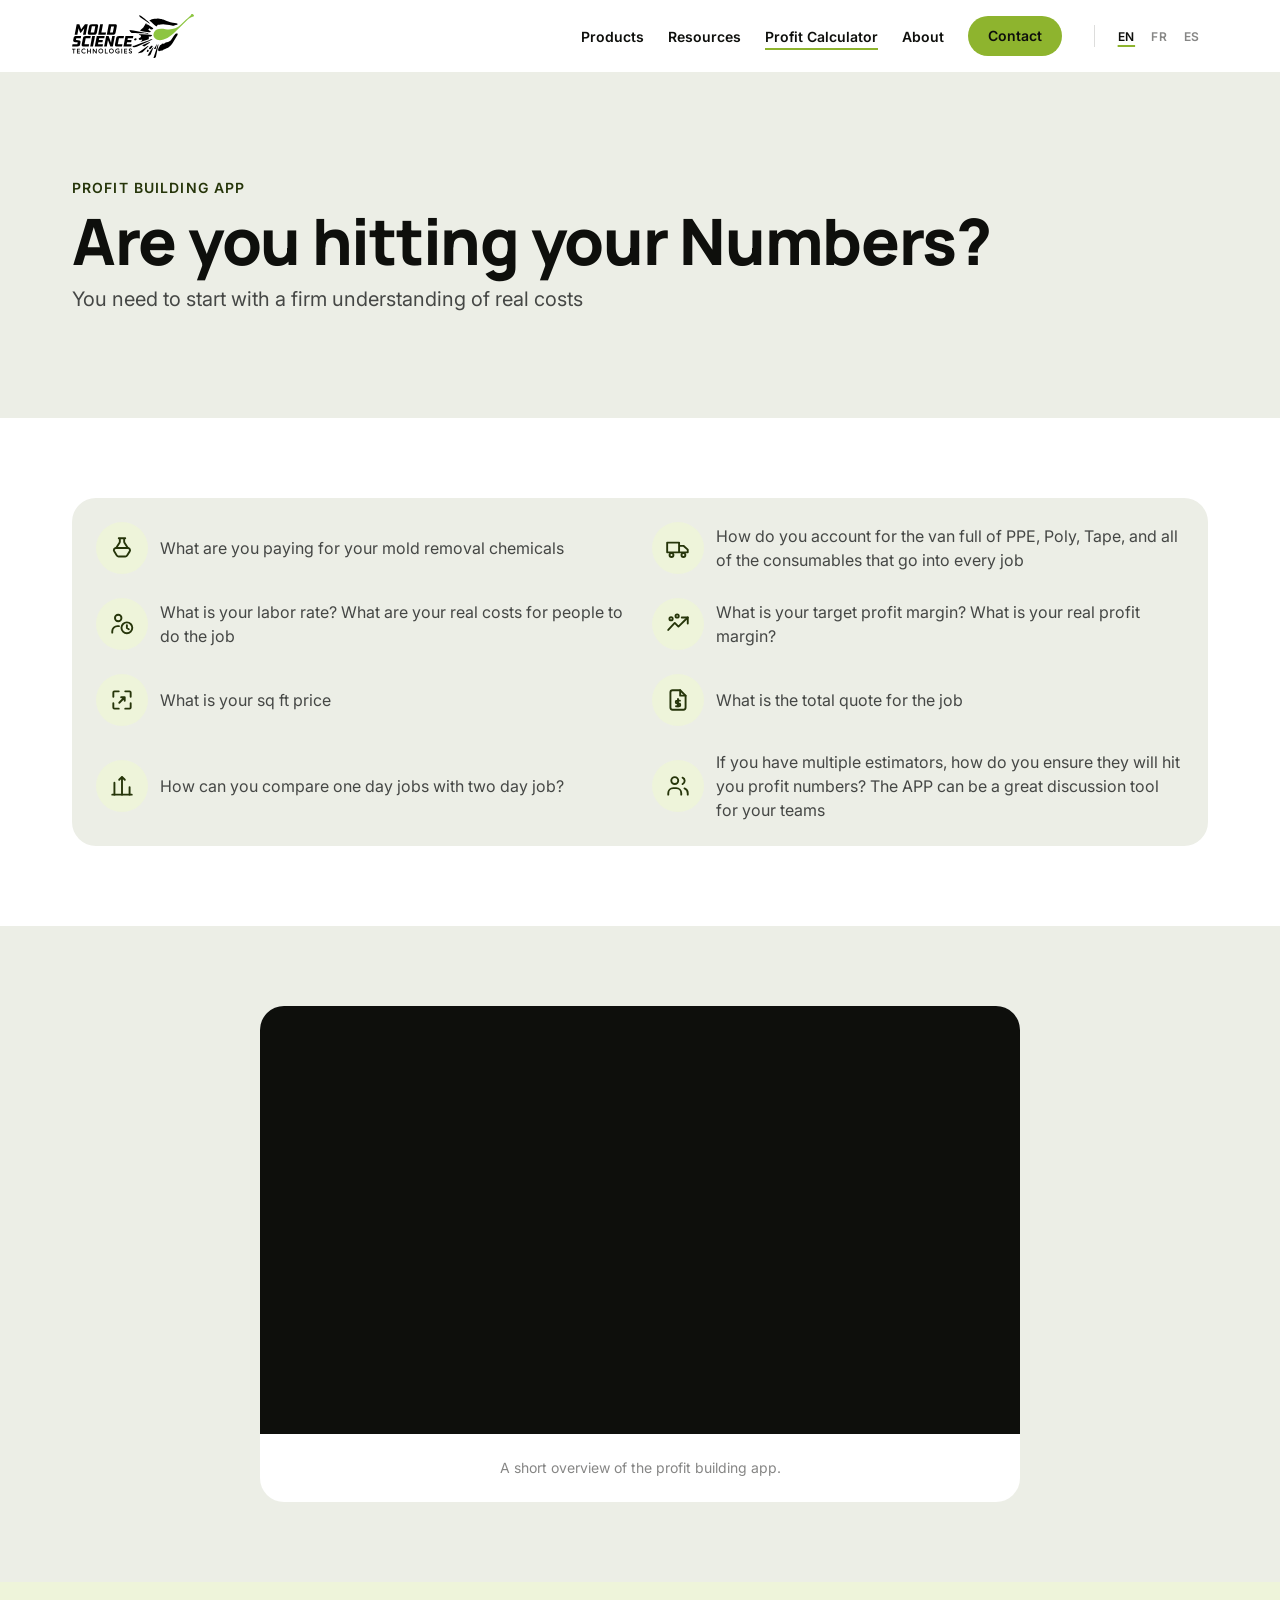
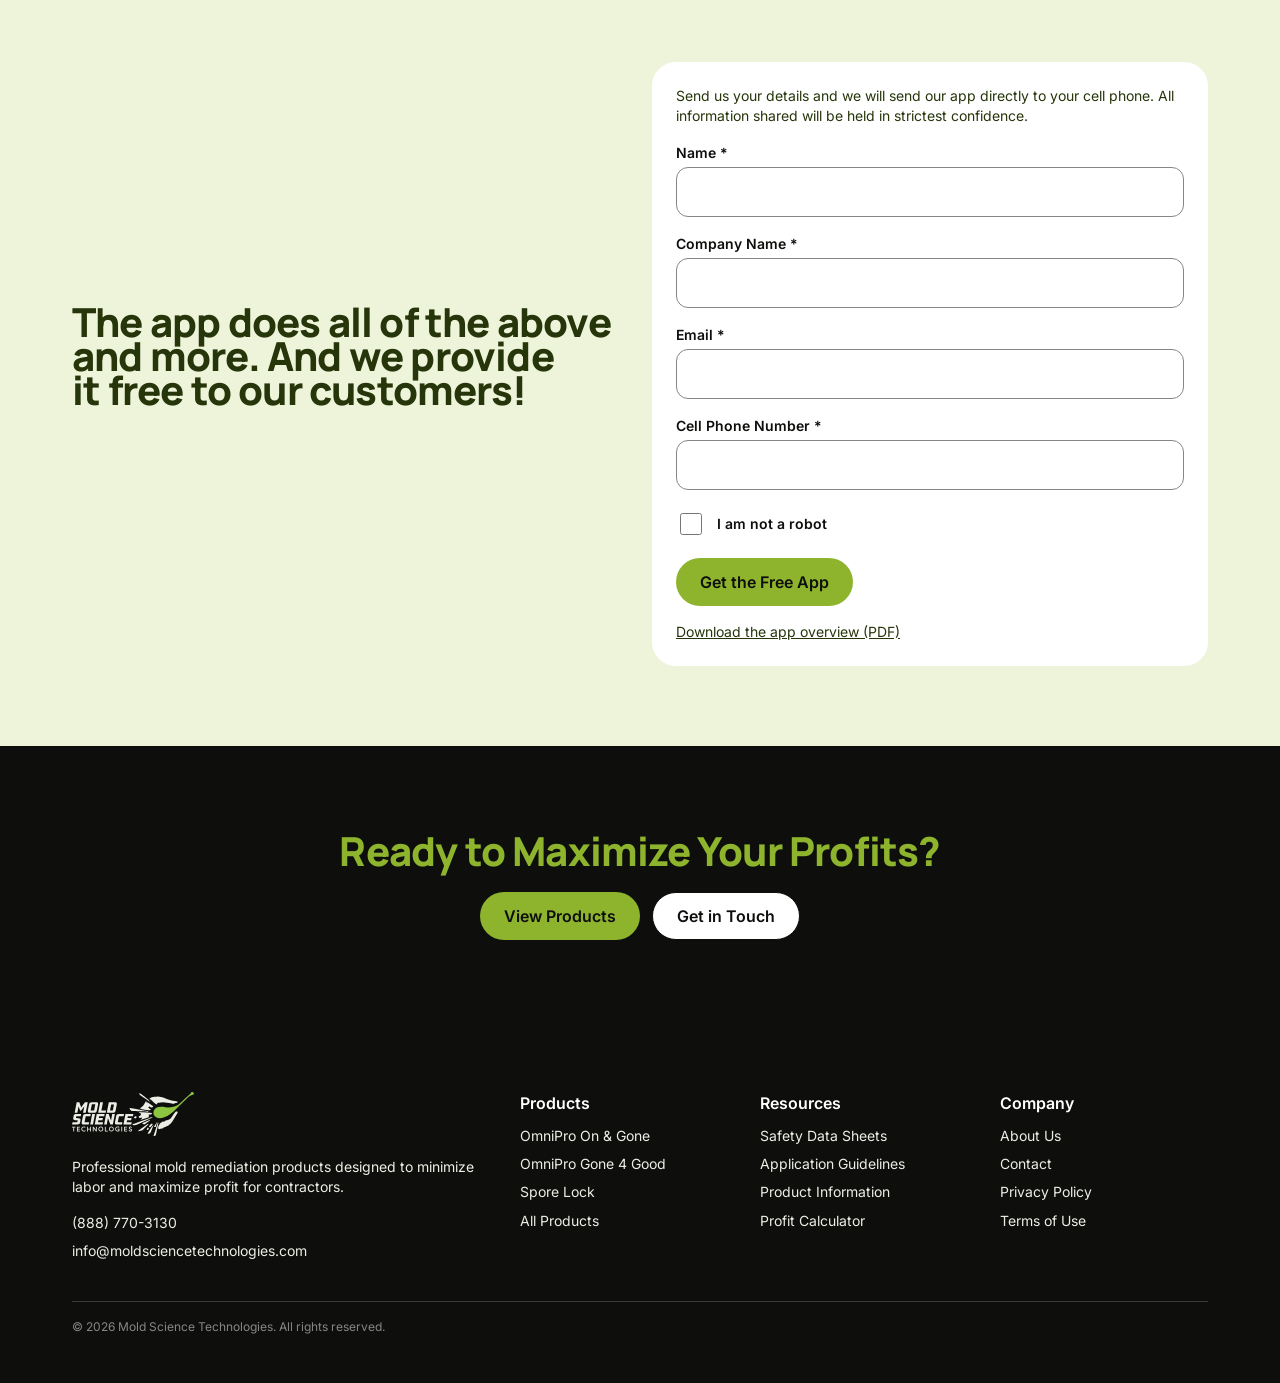
<file: calculator.html>
<!DOCTYPE html>

<html lang="en">
<head>
<meta charset="utf-8"/>
<meta content="width=device-width, initial-scale=1" name="viewport"/>
<title data-i18n="profit_calculator_mold_science_techn_096f">Profit Calculator — Mold Science Technologies</title>
<meta content="Our cost based, profit building APP shows you how to reliably and easily hit profit targets on mold removal jobs. Free to our customers." data-i18n-content="our_cost_based_profit_building_60fe" name="description"/>
<link href="/assets/img/favicon.svg" rel="icon" type="image/svg+xml"/>
<link href="https://fonts.googleapis.com" rel="preconnect"/>
<link crossorigin="" href="https://fonts.gstatic.com" rel="preconnect"/>
<link href="https://fonts.googleapis.com/css2?family=Manrope:wght@800&amp;family=Inter:wght@400;600&amp;display=swap" rel="stylesheet"/>
<link href="https://www.moldsciencetechnologies.com/calculator" hreflang="en" rel="alternate"/>
<link href="https://www.moldsciencetechnologies.com/calculator?lang=fr" hreflang="fr-CA" rel="alternate"/>
<link href="https://www.moldsciencetechnologies.com/calculator?lang=es" hreflang="es" rel="alternate"/>
<link href="https://www.moldsciencetechnologies.com/calculator" hreflang="x-default" rel="alternate"/>
<!-- seo:start -->
<link href="https://www.moldsciencetechnologies.com/calculator" rel="canonical"/>
<meta content="website" property="og:type"/>
<meta content="Mold Science Technologies" property="og:site_name"/>
<meta content="https://www.moldsciencetechnologies.com/calculator" property="og:url"/>
<meta content="Profit Calculator — Mold Science Technologies" property="og:title"/>
<meta content="Our cost based, profit building APP shows you how to reliably and easily hit profit targets on mold removal jobs. Free to our customers." property="og:description"/>
<meta content="https://www.moldsciencetechnologies.com/assets/img/og-calculator.jpg" property="og:image"/>
<meta content="1200" property="og:image:width"/>
<meta content="630" property="og:image:height"/>
<meta content="Profit Calculator — Mold Science Technologies" property="og:image:alt"/>
<meta content="en_CA" property="og:locale"/>
<meta content="fr_CA" property="og:locale:alternate"/>
<meta content="es_MX" property="og:locale:alternate"/>
<meta content="summary_large_image" name="twitter:card"/>
<meta content="Profit Calculator — Mold Science Technologies" name="twitter:title"/>
<meta content="Our cost based, profit building APP shows you how to reliably and easily hit profit targets on mold removal jobs. Free to our customers." name="twitter:description"/>
<meta content="https://www.moldsciencetechnologies.com/assets/img/og-calculator.jpg" name="twitter:image"/>
<!-- seo:end -->
<link href="/styles/tokens.css" rel="stylesheet"/>
<link href="/styles/site.css" rel="stylesheet"/>
<link href="/styles/motion.css" rel="stylesheet"/>
</head>
<body>
<header class="nav">
<div class="container nav-inner">
<a aria-label="Mold Science Technologies — Home" class="nav-logo" href="/">
<img alt="Mold Science Technologies" src="/assets/img/logo.svg"/>
</a>
<button aria-expanded="false" aria-label="Menu" class="nav-toggle">
<svg aria-hidden="true" fill="none" height="24" viewbox="0 0 24 24" width="24"><path d="M3 6h18M3 12h18M3 18h18" stroke="currentColor" stroke-linecap="round" stroke-width="2"></path></svg>
</button>
<ul class="nav-links">
<li><a data-i18n="products_fe0a" href="/products">Products</a></li>
<li><a data-i18n="resources_87df" href="/resources">Resources</a></li>
<li><a aria-current="page" data-i18n="profit_calculator_030b" href="/calculator">Profit Calculator</a></li>
<li><a data-i18n="about_6b21" href="/about">About</a></li>
<li><a class="btn btn--primary" data-i18n="contact_b374" href="/contact">Contact</a></li>
<li class="nav-lang">
<div aria-label="Site language" class="lang-switch" role="group">
<button aria-pressed="true" class="lang-switch__btn is-active" data-lang-set="en" lang="en" type="button">EN</button>
<button aria-pressed="false" class="lang-switch__btn" data-lang-set="fr" lang="fr" type="button">FR</button>
<button aria-pressed="false" class="lang-switch__btn" data-lang-set="es" lang="es" type="button">ES</button>
</div>
</li>
</ul>
</div>
</header>
<main>
<!-- Hero -->
<section class="band band--soft band--hero">
<div class="container">
<p class="eyebrow" data-i18n="profit_building_app_7a9a" data-reveal="">Profit Building App</p>
<h1 class="display-xl mb-4" data-i18n="are_you_hitting_your_numbers_9709" data-reveal="">Are you hitting your Numbers?</h1>
<p class="body-lg" data-i18n="you_need_to_start_with_2e24" data-reveal="" style="max-width: 640px;">You need to start with a firm understanding of real costs</p>
</div>
</section>
<!-- Cost reality checklist -->
<section class="band band--white">
<div class="container">
<div class="card" data-reveal="" style="background: var(--canvas-soft);">
<ul class="grid grid--2" data-reveal-group="" style="list-style: none; margin: 0; padding: 0; gap: var(--sp-6);">
<li class="cluster check-item" style="flex-wrap: nowrap; align-items: center;"><span aria-hidden="true" class="check-icon"><svg fill="none" height="26" stroke="currentColor" stroke-linecap="round" stroke-linejoin="round" stroke-width="1.75" viewbox="0 0 24 24" width="26"><path d="M9 3h6M10 3v3.2a2 2 0 0 1-.3 1L6.6 12M14 3v3.2a2 2 0 0 0 .3 1l3.1 4.8"></path><path d="M6.6 12h10.8a2 2 0 0 1 1.7 3.1l-2.4 3.8a2 2 0 0 1-1.7.9H8.9a2 2 0 0 1-1.7-.9l-2.4-3.8A2 2 0 0 1 6.6 12Z"></path></svg></span><span data-i18n="what_are_you_paying_for_7e25">What are you paying for your mold removal chemicals</span></li>
<li class="cluster check-item" style="flex-wrap: nowrap; align-items: center;"><span aria-hidden="true" class="check-icon"><svg fill="none" height="26" stroke="currentColor" stroke-linecap="round" stroke-linejoin="round" stroke-width="1.75" viewbox="0 0 24 24" width="26"><path d="M2 7h11v9H2zM13 10h4l4 3.5V16h-8z"></path><circle cx="6" cy="18.5" r="1.8"></circle><circle cx="17" cy="18.5" r="1.8"></circle></svg></span><span data-i18n="how_do_you_account_for_af47">How do you account for the van full of PPE, Poly, Tape, and all of the consumables that go into every job</span></li>
<li class="cluster check-item" style="flex-wrap: nowrap; align-items: center;"><span aria-hidden="true" class="check-icon"><svg fill="none" height="26" stroke="currentColor" stroke-linecap="round" stroke-linejoin="round" stroke-width="1.75" viewbox="0 0 24 24" width="26"><circle cx="8.5" cy="6.5" r="3"></circle><path d="M3 20v-1.2A4.8 4.8 0 0 1 7.8 14h1.4"></path><circle cx="16.5" cy="15.5" r="5"></circle><path d="M16.5 13v2.7l1.8 1.1"></path></svg></span><span data-i18n="what_is_your_labor_rate_dec1">What is your labor rate? What are your real costs for people to do the job</span></li>
<li class="cluster check-item" style="flex-wrap: nowrap; align-items: center;"><span aria-hidden="true" class="check-icon"><svg fill="none" height="26" stroke="currentColor" stroke-linecap="round" stroke-linejoin="round" stroke-width="1.75" viewbox="0 0 24 24" width="26"><path d="M3 17.5 9 11l3.4 3.4L21 6"></path><path d="M15.5 6H21v5.5"></path><circle cx="5.6" cy="7.2" r="1.5"></circle><circle cx="11.2" cy="4.6" r="1.5"></circle></svg></span><span data-i18n="what_is_your_target_profit_a492">What is your target profit margin? What is your real profit margin?</span></li>
<li class="cluster check-item" style="flex-wrap: nowrap; align-items: center;"><span aria-hidden="true" class="check-icon"><svg fill="none" height="26" stroke="currentColor" stroke-linecap="round" stroke-linejoin="round" stroke-width="1.75" viewbox="0 0 24 24" width="26"><path d="M4 9V5a1 1 0 0 1 1-1h4M15 4h4a1 1 0 0 1 1 1v4M20 15v4a1 1 0 0 1-1 1h-4M9 20H5a1 1 0 0 1-1-1v-4"></path><path d="M9.5 14.5 14.5 9.5M14.5 12.8V9.5h-3.3"></path></svg></span><span data-i18n="what_is_your_sq_ft_c10b">What is your sq ft price</span></li>
<li class="cluster check-item" style="flex-wrap: nowrap; align-items: center;"><span aria-hidden="true" class="check-icon"><svg fill="none" height="26" stroke="currentColor" stroke-linecap="round" stroke-linejoin="round" stroke-width="1.75" viewbox="0 0 24 24" width="26"><path d="M14 3H7a2 2 0 0 0-2 2v14a2 2 0 0 0 2 2h10a2 2 0 0 0 2-2V8z"></path><path d="M14 3v5h5"></path><path d="M12 11v7M13.8 12.6h-2.6a1.3 1.3 0 0 0 0 2.6h1.6a1.3 1.3 0 0 1 0 2.6h-2.6"></path></svg></span><span data-i18n="what_is_the_total_quote_3d9a">What is the total quote for the job</span></li>
<li class="cluster check-item" style="flex-wrap: nowrap; align-items: center;"><span aria-hidden="true" class="check-icon"><svg fill="none" height="26" stroke="currentColor" stroke-linecap="round" stroke-linejoin="round" stroke-width="1.75" viewbox="0 0 24 24" width="26"><path d="M5 20V9M12 20V4M19 20v-7"></path><path d="M3 20h18"></path><path d="M9.4 6.2 12 3.6l2.6 2.6"></path></svg></span><span data-i18n="how_can_you_compare_one_f474">How can you compare one day jobs with two day job?</span></li>
<li class="cluster check-item" style="flex-wrap: nowrap; align-items: center;"><span aria-hidden="true" class="check-icon"><svg fill="none" height="26" stroke="currentColor" stroke-linecap="round" stroke-linejoin="round" stroke-width="1.75" viewbox="0 0 24 24" width="26"><circle cx="9" cy="7" r="3.2"></circle><path d="M3 20v-1.4A4.6 4.6 0 0 1 7.6 14h2.8a4.6 4.6 0 0 1 4.6 4.6V20"></path><path d="M16.2 4.3a3.2 3.2 0 0 1 0 5.9M18 14.2a4.6 4.6 0 0 1 3 4.4V20"></path></svg></span><span data-i18n="if_you_have_multiple_estimators_662e">If you have multiple estimators, how do you ensure they will hit you profit numbers?  The APP can be a great discussion tool for your teams</span></li>
</ul>
</div>
</div>
</section>
<!-- Overview video -->
<section class="band band--soft">
<div class="container">
<div class="card card--media" data-reveal="" style="max-width: 760px; margin-inline: auto;">
<div class="media-frame" style="border-radius: 0;">
<iframe allow="autoplay; fullscreen; picture-in-picture" allowfullscreen="" loading="lazy" src="https://player.vimeo.com/video/696151125?h=c2c2f8b753" title="Profit building app overview"></iframe>
</div>
<div class="card-body" data-reveal="">
<p class="body-sm center" data-i18n="a_short_overview_of_the_6f0b" style="color: var(--mute);">A short overview of the profit building app.</p>
</div>
</div>
</div>
</section>
<!-- Email gate -->
<section class="band band--pale">
<div class="container grid grid--2" data-reveal-group="" style="align-items: center;">
<div>
<h2 class="display-md mb-4" data-i18n="the_app_does_all_of_96be" data-reveal="">The app does all of the above and more. And we provide it free to our customers!</h2>
</div>
<div class="card" data-reveal="">
<form action="/api/get-app" data-async="" data-success-panel="ga-done" method="post">
<p class="body-sm mb-4" data-i18n="send_us_your_details_and_a1b2">Send us your details and we will send our app directly to your cell phone. All information shared will be held in strictest confidence.</p>
<div class="field"><label data-i18n="name_d145" for="ga-name">Name *</label><input autocomplete="name" class="input" id="ga-name" name="name" required="" type="text"/></div>
<div class="field"><label data-i18n="company_name_7b21" for="ga-company">Company Name *</label><input autocomplete="organization" class="input" id="ga-company" name="company" required="" type="text"/></div>
<div class="field"><label data-i18n="email_604e" for="ga-email">Email *</label><input autocomplete="email" class="input" id="ga-email" name="email" required="" type="email"/></div>
<div class="field"><label data-i18n="cell_phone_number_c3d4" for="ga-phone">Cell Phone Number *</label><input autocomplete="tel" class="input" id="ga-phone" inputmode="tel" name="phone" required="" type="tel"/></div>
<label class="consent-check">
<input id="ga-human" name="human" required="" type="checkbox" value="yes"/>
<span data-i18n="i_am_not_a_robot_e5f6">I am not a robot</span>
</label>
<input aria-hidden="true" autocomplete="off" name="_gotcha" style="position:absolute;left:-9999px" tabindex="-1" type="text"/>
<p class="form-status" hidden=""></p>
<button class="btn btn--primary" data-i18n="get_the_free_app_9d5a" type="submit">Get the Free App</button>
<p class="body-sm" style="margin-top: var(--sp-4);"><a data-i18n="download_the_app_overview_pdf_e8a4" download="" href="/assets/docs/guide-profit-app-en.pdf">Download the app overview (PDF)</a></p>
</form>
<div class="form-done" hidden="" id="ga-done" role="status">
<img alt="Mold Science Technologies" class="form-done-logo" src="/assets/img/logo.svg"/>
<p class="body-md" data-i18n="thanks_we_will_send_you_3c8e">Thanks — we will send you the app shortly. Questions? Call us at (888) 770-3130.</p>
</div>
</div>
</div>
</section>
<!-- Conversion moment -->
<section class="band band--dark">
<div class="container center">
<h2 class="display-md mb-6" data-i18n="ready_to_maximize_your_profits_f504" data-reveal="">Ready to Maximize Your Profits?</h2>
<div class="cluster" style="justify-content: center;">
<a class="btn btn--primary" data-i18n="view_products_08be" href="/products">View Products</a>
<a class="btn btn--tertiary" data-i18n="get_in_touch_56cd" href="/contact">Get in Touch</a>
</div>
</div>
</section>
</main>
<footer class="footer">
<div class="container">
<div class="footer-grid">
<div>
<div class="footer-logo"><img alt="Mold Science Technologies" src="/assets/img/logo-light.svg"/></div>
<p data-i18n="professional_mold_remediation_produc_610c">Professional mold remediation products designed to minimize labor and maximize profit for contractors.</p>
<ul>
<li><a data-i18n="888_770_3130_3604" href="tel:+18887703130">(888) 770-3130</a></li>
<li><a data-i18n="info_moldsciencetechnologies_com_7f6a" href="mailto:info@moldsciencetechnologies.com">info@moldsciencetechnologies.com</a></li>
</ul>
</div>
<div>
<h4 data-i18n="products_fe0a">Products</h4>
<ul>
<li><a data-i18n="omnipro_on_gone_036c" href="/products/on-and-gone">OmniPro On &amp; Gone</a></li>
<li><a data-i18n="omnipro_gone_4_good_756a" href="/products/gone-4-good">OmniPro Gone 4 Good</a></li>
<li><a data-i18n="spore_lock_a215" href="/products/spore-lock">Spore Lock</a></li>
<li><a data-i18n="all_products_60fe" href="/products">All Products</a></li>
</ul>
</div>
<div>
<h4 data-i18n="resources_87df">Resources</h4>
<ul>
<li><a data-i18n="safety_data_sheets_604f" href="/resources#sds">Safety Data Sheets</a></li>
<li><a data-i18n="application_guidelines_38ab" href="/resources#guides">Application Guidelines</a></li>
<li><a data-i18n="product_information_8f09" href="/resources">Product Information</a></li>
<li><a data-i18n="profit_calculator_030b" href="/calculator">Profit Calculator</a></li>
</ul>
</div>
<div>
<h4 data-i18n="company_7a19">Company</h4>
<ul>
<li><a data-i18n="about_us_c887" href="/about">About Us</a></li>
<li><a data-i18n="contact_b374" href="/contact">Contact</a></li>
<li><a data-i18n="privacy_policy_ba9c" href="/privacy">Privacy Policy</a></li>
<li><a data-i18n="terms_of_use_1c78" href="/terms">Terms of Use</a></li>
</ul>
</div>
</div>
<p class="footer-meta" data-i18n="2026_mold_science_technologies_all_32bc">© 2026 Mold Science Technologies. All rights reserved.</p>
</div>
</footer>
<script defer="" src="/js/motion.js"></script>
<script defer="" src="/js/i18n.js"></script>
<script src="/js/site.js"></script>
</body>
</html>
</file>
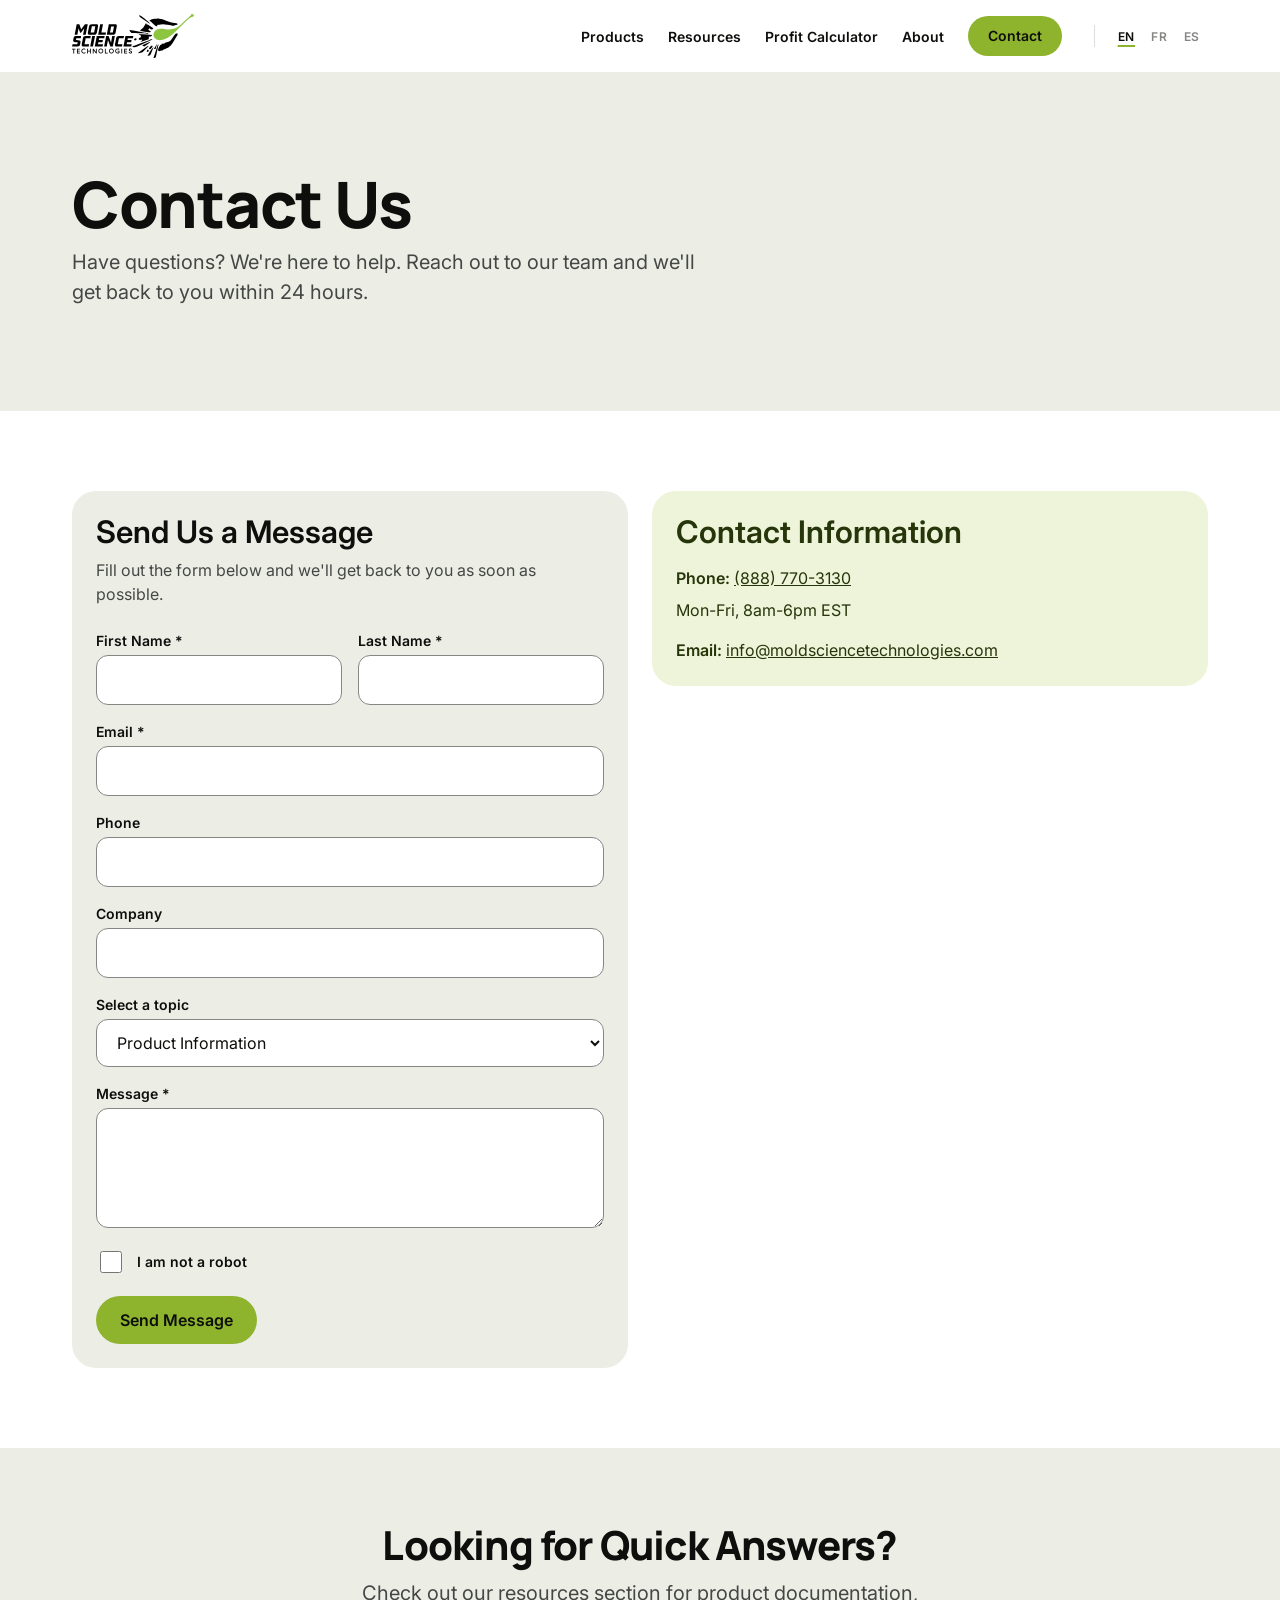
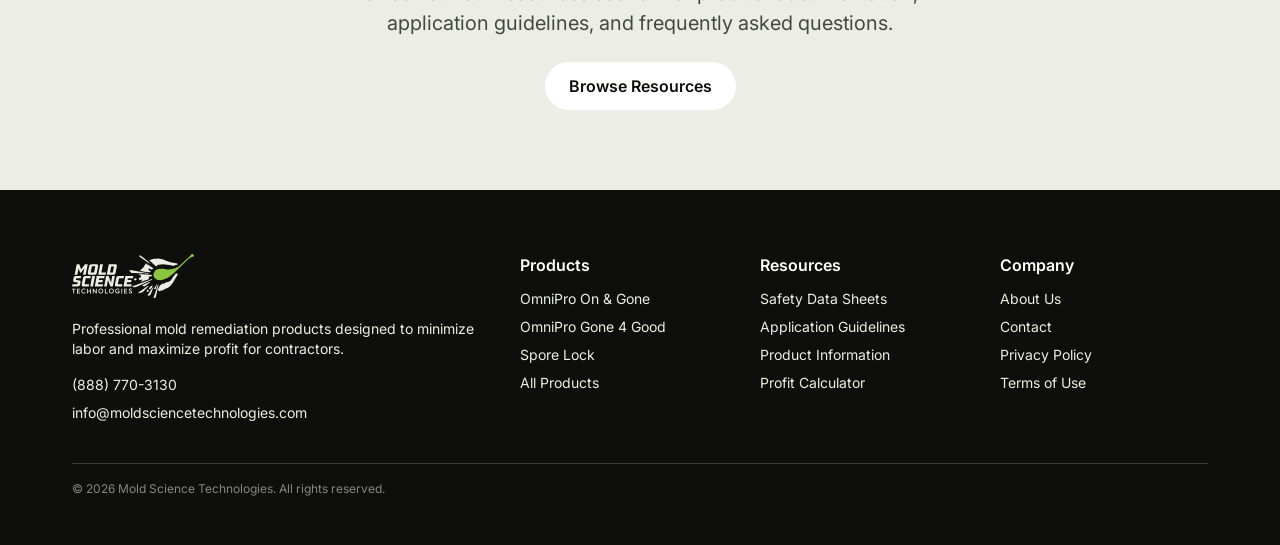
<file: contact.html>
<!DOCTYPE html>

<html lang="en">
<head>
<meta charset="utf-8"/>
<meta content="width=device-width, initial-scale=1" name="viewport"/>
<title data-i18n="contact_us_mold_science_technologies_1d3b">Contact Us — Mold Science Technologies</title>
<meta content="Have questions? We're here to help. Reach out to our team and we'll get back to you within 24 hours." data-i18n-content="have_questions_we_re_here_2a1a" name="description"/>
<link href="/assets/img/favicon.svg" rel="icon" type="image/svg+xml"/>
<link href="https://fonts.googleapis.com" rel="preconnect"/>
<link crossorigin="" href="https://fonts.gstatic.com" rel="preconnect"/>
<link href="https://fonts.googleapis.com/css2?family=Manrope:wght@800&amp;family=Inter:wght@400;600&amp;display=swap" rel="stylesheet"/>
<link href="https://www.moldsciencetechnologies.com/contact" hreflang="en" rel="alternate"/>
<link href="https://www.moldsciencetechnologies.com/contact?lang=fr" hreflang="fr-CA" rel="alternate"/>
<link href="https://www.moldsciencetechnologies.com/contact?lang=es" hreflang="es" rel="alternate"/>
<link href="https://www.moldsciencetechnologies.com/contact" hreflang="x-default" rel="alternate"/>
<!-- seo:start -->
<link href="https://www.moldsciencetechnologies.com/contact" rel="canonical"/>
<meta content="website" property="og:type"/>
<meta content="Mold Science Technologies" property="og:site_name"/>
<meta content="https://www.moldsciencetechnologies.com/contact" property="og:url"/>
<meta content="Contact Us — Mold Science Technologies" property="og:title"/>
<meta content="Have questions? We're here to help. Reach out to our team and we'll get back to you within 24 hours." property="og:description"/>
<meta content="https://www.moldsciencetechnologies.com/assets/img/og-default.jpg" property="og:image"/>
<meta content="1200" property="og:image:width"/>
<meta content="630" property="og:image:height"/>
<meta content="Contact Us — Mold Science Technologies" property="og:image:alt"/>
<meta content="en_CA" property="og:locale"/>
<meta content="fr_CA" property="og:locale:alternate"/>
<meta content="es_MX" property="og:locale:alternate"/>
<meta content="summary_large_image" name="twitter:card"/>
<meta content="Contact Us — Mold Science Technologies" name="twitter:title"/>
<meta content="Have questions? We're here to help. Reach out to our team and we'll get back to you within 24 hours." name="twitter:description"/>
<meta content="https://www.moldsciencetechnologies.com/assets/img/og-default.jpg" name="twitter:image"/>
<!-- seo:end -->
<link href="/styles/tokens.css" rel="stylesheet"/>
<link href="/styles/site.css" rel="stylesheet"/>
<link href="/styles/motion.css" rel="stylesheet"/>
</head>
<body>
<header class="nav">
<div class="container nav-inner">
<a aria-label="Mold Science Technologies — Home" class="nav-logo" href="/">
<img alt="Mold Science Technologies" src="/assets/img/logo.svg"/>
</a>
<button aria-expanded="false" aria-label="Menu" class="nav-toggle">
<svg aria-hidden="true" fill="none" height="24" viewbox="0 0 24 24" width="24"><path d="M3 6h18M3 12h18M3 18h18" stroke="currentColor" stroke-linecap="round" stroke-width="2"></path></svg>
</button>
<ul class="nav-links">
<li><a data-i18n="products_fe0a" href="/products">Products</a></li>
<li><a data-i18n="resources_87df" href="/resources">Resources</a></li>
<li><a data-i18n="profit_calculator_030b" href="/calculator">Profit Calculator</a></li>
<li><a data-i18n="about_6b21" href="/about">About</a></li>
<li><a aria-current="page" class="btn btn--primary" data-i18n="contact_b374" href="/contact">Contact</a></li>
<li class="nav-lang">
<div aria-label="Site language" class="lang-switch" role="group">
<button aria-pressed="true" class="lang-switch__btn is-active" data-lang-set="en" lang="en" type="button">EN</button>
<button aria-pressed="false" class="lang-switch__btn" data-lang-set="fr" lang="fr" type="button">FR</button>
<button aria-pressed="false" class="lang-switch__btn" data-lang-set="es" lang="es" type="button">ES</button>
</div>
</li>
</ul>
</div>
</header>
<main>
<!-- Hero -->
<section class="band band--soft band--hero">
<div class="container">
<h1 class="display-xl mb-4" data-i18n="contact_us_9ad0" data-reveal="">Contact Us</h1>
<p class="body-lg" data-i18n="have_questions_we_re_here_2a1a" data-reveal="" style="max-width: 640px;">Have questions? We're here to help. Reach out to our team and we'll get back to you within 24 hours.</p>
</div>
</section>
<!-- Form + info -->
<section class="band band--white">
<div class="container grid grid--2" data-reveal-group="" style="align-items: start;">
<div class="card" data-reveal="" style="background: var(--canvas-soft);">
<h2 class="display-sm mb-2" data-i18n="send_us_a_message_b455" data-reveal="">Send Us a Message</h2>
<p class="mb-6" data-i18n="fill_out_the_form_below_740c">Fill out the form below and we'll get back to you as soon as possible.</p>
<form action="/api/contact" data-async="" data-success="Message sent. We'll get back to you within 24 hours." method="post">
<div class="grid grid--2" data-reveal-group="" style="gap: var(--sp-4);">
<div class="field"><label data-i18n="first_name_422f" for="c-first">First Name *</label><input autocomplete="given-name" class="input" id="c-first" name="firstName" required="" type="text"/></div>
<div class="field"><label data-i18n="last_name_b162" for="c-last">Last Name *</label><input autocomplete="family-name" class="input" id="c-last" name="lastName" required="" type="text"/></div>
</div>
<div class="field"><label data-i18n="email_604e" for="c-email">Email *</label><input autocomplete="email" class="input" id="c-email" name="email" required="" type="email"/></div>
<div class="field"><label data-i18n="phone_7706" for="c-phone">Phone</label><input autocomplete="tel" class="input" id="c-phone" name="phone" type="tel"/></div>
<div class="field"><label data-i18n="company_7a19" for="c-company">Company</label><input autocomplete="organization" class="input" id="c-company" name="company" type="text"/></div>
<div class="field">
<label data-i18n="select_a_topic_8041" for="c-topic">Select a topic</label>
<select class="input" id="c-topic" name="topic">
<option data-i18n="product_information_8f09">Product Information</option>
<option data-i18n="pricing_quotes_efc4">Pricing &amp; Quotes</option>
<option data-i18n="technical_support_9588">Technical Support</option>
<option data-i18n="training_workshops_8f27">Training &amp; Workshops</option>
<option data-i18n="partnership_opportunities_ee25">Partnership Opportunities</option>
<option data-i18n="other_6e6a">Other</option>
</select>
</div>
<div class="field"><label data-i18n="message_8add" for="c-message">Message *</label><textarea class="input" id="c-message" name="message" required=""></textarea></div>
<label class="consent-check">
<input id="c-human" name="human" required="" type="checkbox" value="yes"/>
<span data-i18n="i_am_not_a_robot_e5f6">I am not a robot</span>
</label>
<input aria-hidden="true" autocomplete="off" name="_gotcha" style="position:absolute;left:-9999px" tabindex="-1" type="text"/>
<p class="form-status" hidden=""></p>
<button class="btn btn--primary" data-i18n="send_message_6dcd" type="submit">Send Message</button>
</form>
</div>
<div class="stack">
<div class="card card--pale" data-reveal="">
<h3 class="display-sm mb-4" data-i18n="contact_information_a34b">Contact Information</h3>
<p class="mb-2"><span class="strong" data-i18n="phone_daee" style="color: var(--ink-deep);">Phone:</span> <a data-i18n="888_770_3130_3604" href="tel:+18887703130">(888) 770-3130</a></p>
<p class="mb-4" data-i18n="mon_fri_8am_6pm_est_8d3d">Mon-Fri, 8am-6pm EST</p>
<p><span class="strong" data-i18n="email_4c4e" style="color: var(--ink-deep);">Email:</span> <a data-i18n="info_moldsciencetechnologies_com_7f6a" href="mailto:info@moldsciencetechnologies.com">info@moldsciencetechnologies.com</a></p>
</div>
</div>
</div>
</section>
<!-- Quick answers -->
<section class="band band--soft">
<div class="container center">
<h2 class="display-md mb-4" data-i18n="looking_for_quick_answers_4668" data-reveal="">Looking for Quick Answers?</h2>
<p class="body-lg mb-6" data-i18n="check_out_our_resources_section_bce4" data-reveal="" style="max-width: 640px; margin-inline: auto;">Check out our resources section for product documentation, application guidelines, and frequently asked questions.</p>
<a class="btn btn--secondary" data-i18n="browse_resources_fd5a" href="/resources" style="background: var(--canvas);">Browse Resources</a>
</div>
</section>
</main>
<footer class="footer">
<div class="container">
<div class="footer-grid">
<div>
<div class="footer-logo"><img alt="Mold Science Technologies" src="/assets/img/logo-light.svg"/></div>
<p data-i18n="professional_mold_remediation_produc_610c">Professional mold remediation products designed to minimize labor and maximize profit for contractors.</p>
<ul>
<li><a data-i18n="888_770_3130_3604" href="tel:+18887703130">(888) 770-3130</a></li>
<li><a data-i18n="info_moldsciencetechnologies_com_7f6a" href="mailto:info@moldsciencetechnologies.com">info@moldsciencetechnologies.com</a></li>
</ul>
</div>
<div>
<h4 data-i18n="products_fe0a">Products</h4>
<ul>
<li><a data-i18n="omnipro_on_gone_036c" href="/products/on-and-gone">OmniPro On &amp; Gone</a></li>
<li><a data-i18n="omnipro_gone_4_good_756a" href="/products/gone-4-good">OmniPro Gone 4 Good</a></li>
<li><a data-i18n="spore_lock_a215" href="/products/spore-lock">Spore Lock</a></li>
<li><a data-i18n="all_products_60fe" href="/products">All Products</a></li>
</ul>
</div>
<div>
<h4 data-i18n="resources_87df">Resources</h4>
<ul>
<li><a data-i18n="safety_data_sheets_604f" href="/resources#sds">Safety Data Sheets</a></li>
<li><a data-i18n="application_guidelines_38ab" href="/resources#guides">Application Guidelines</a></li>
<li><a data-i18n="product_information_8f09" href="/resources">Product Information</a></li>
<li><a data-i18n="profit_calculator_030b" href="/calculator">Profit Calculator</a></li>
</ul>
</div>
<div>
<h4 data-i18n="company_7a19">Company</h4>
<ul>
<li><a data-i18n="about_us_c887" href="/about">About Us</a></li>
<li><a data-i18n="contact_b374" href="/contact">Contact</a></li>
<li><a data-i18n="privacy_policy_ba9c" href="/privacy">Privacy Policy</a></li>
<li><a data-i18n="terms_of_use_1c78" href="/terms">Terms of Use</a></li>
</ul>
</div>
</div>
<p class="footer-meta" data-i18n="2026_mold_science_technologies_all_32bc">© 2026 Mold Science Technologies. All rights reserved.</p>
</div>
</footer>
<script defer="" src="/js/motion.js"></script>
<script defer="" src="/js/i18n.js"></script>
<script src="/js/site.js"></script>
<script>
    // Preselect topic from ?topic= (used by "Request a Quote" buttons)
    const topic = new URLSearchParams(location.search).get('topic');
    if (topic) {
      const sel = document.getElementById('c-topic');
      if ([...sel.options].some(o => o.text === topic)) sel.value = topic;
    }
  </script>
</body>
</html>
</file>
<file: styles/tokens.css>
/* ==========================================================================
   Mold Science Technologies — Design Tokens
   Source of truth: MST-DESIGN.md v1.0 (locked). No new colors, no new fonts.
   ========================================================================== */

:root {
  /* ---- Color ---- */
  --primary:         #8EB42E; /* logo green — CTAs + step rail ONLY */
  --on-primary:      #0e0f0c;
  --primary-active:  #A6CC48;
  --primary-neutral: #CFE39A; /* badges, step markers */
  --primary-pale:    #EEF4DA; /* pale green feature-card bg */

  --ink:       #0e0f0c; /* headlines, dark bands, footer */
  --ink-deep:  #26350A; /* text on primary-pale surfaces */
  --body:      #454745;
  --mute:      #868685;

  --canvas:      #ffffff;
  --canvas-soft: #ECEEE6; /* sage band */

  --positive:      #2ead4b;
  --positive-deep: #054d28;
  --warning:       #ffd11a;
  --warning-deep:  #b86700;
  --negative:      #d03238;
  --negative-deep: #a72027;

  /* ---- Typography ---- */
  --font-display: "Manrope", "Inter", sans-serif; /* weight 800 heroes */
  --font-body:    "Inter", sans-serif;            /* 400 / 600 */

  /* Scale (Wise, unchanged) — fluid floor for small screens */
  --display-mega-size: clamp(3.25rem, 1rem + 9vw, 7.875rem);   /* → 126 */
  --display-mega-line: 0.85;                                    /* 107/126 */
  --display-xxl-size:  clamp(2.875rem, 1rem + 7vw, 6rem);      /* → 96 */
  --display-xxl-line:  0.854;                                   /* 82/96 */
  --display-xl-size:   clamp(2.25rem, 1.25rem + 4vw, 4rem);    /* → 64 */
  --display-xl-line:   0.844;                                   /* 54/64 */
  --display-md-size:   clamp(1.75rem, 1.35rem + 1.6vw, 2.5rem);/* → 40 */
  --display-md-line:   0.85;                                    /* 34/40 */
  --display-sm-size:   clamp(1.5rem, 1.3rem + 0.8vw, 2rem);    /* → 32, Inter 600 */
  --display-sm-line:   1.125;

  --body-lg-size: 1.25rem;   --body-lg-line: 1.5;   /* 20/30 lead */
  --body-md-size: 1rem;      --body-md-line: 1.5;   /* 16/24 */
  --body-sm-size: 0.875rem;  --body-sm-line: 1.43;  /* 14/20 */
  --caption-size: 0.75rem;   --caption-line: 1.333; /* 12/16 */
  --button-size:  1rem;      /* 16 / 600 */

  /* ---- Shape ---- */
  --radius-card:  24px;
  --radius-input: 12px;
  --radius-pill:  9999px;

  /* ---- Spacing (base 4px) ---- */
  --sp-1: 4px;  --sp-2: 8px;  --sp-3: 12px; --sp-4: 16px;
  --sp-5: 20px; --sp-6: 24px; --sp-8: 32px; --sp-10: 40px;
  --sp-12: 48px; --sp-16: 64px; --sp-20: 80px;

  --band-pad: var(--sp-12);   /* bands 48px vertical */
  --card-pad: var(--sp-6);    /* card interiors 24px */
  --btn-height: 48px;

  --container: 1200px;
}
</file>
<file: styles/site.css>
/* ==========================================================================
   Mold Science Technologies — Component layer
   Everything here derives from tokens.css. Page rhythm:
   sage hero → white → alternating sage/white → dark CTA → dark footer.
   ========================================================================== */

/* ---- Reset / base ------------------------------------------------------ */
*, *::before, *::after { box-sizing: border-box; }
html { -webkit-text-size-adjust: 100%; }
body {
  margin: 0;
  font-family: var(--font-body);
  font-size: var(--body-md-size);
  line-height: var(--body-md-line);
  color: var(--body);
  background: var(--canvas);
}
img, video, svg { max-width: 100%; height: auto; display: block; }
a { color: inherit; }
:focus-visible { outline: 2px solid var(--ink); outline-offset: 2px; }

/* ---- Type -------------------------------------------------------------- */
h1, h2, h3, h4 { margin: 0; color: var(--ink); }
p { margin: 0 0 var(--sp-4); }
p:last-child { margin-bottom: 0; }

.display-mega, .display-xxl, .display-xl, .display-md {
  font-family: var(--font-display);
  font-weight: 800; /* heroes never lighter than 800 */
  letter-spacing: -0.02em;
  color: var(--ink);
}
.display-mega { font-size: var(--display-mega-size); line-height: var(--display-mega-line); }
.display-xxl  { font-size: var(--display-xxl-size);  line-height: var(--display-xxl-line); }
.display-xl   { font-size: var(--display-xl-size);   line-height: var(--display-xl-line); }
.display-md   { font-size: var(--display-md-size);   line-height: var(--display-md-line); }
.display-sm   { font-family: var(--font-body); font-weight: 600;
                font-size: var(--display-sm-size); line-height: var(--display-sm-line); color: var(--ink); }

.body-lg  { font-size: var(--body-lg-size); line-height: var(--body-lg-line); }
.body-sm  { font-size: var(--body-sm-size); line-height: var(--body-sm-line); }
.caption  { font-size: var(--caption-size); line-height: var(--caption-line); color: var(--mute); }
.strong   { font-weight: 600; color: var(--ink); }

.eyebrow {
  font-size: var(--body-sm-size);
  font-weight: 600;
  letter-spacing: 0.08em;
  text-transform: uppercase;
  color: var(--ink-deep);
  margin: 0 0 var(--sp-4);
}

/* ---- Layout ------------------------------------------------------------ */
.container {
  max-width: var(--container);
  margin-inline: auto;
  padding-inline: var(--sp-5);
}
@media (min-width: 768px) { .container { padding-inline: var(--sp-8); } }

.band { padding-block: var(--band-pad); }
.band--white { background: var(--canvas); }
.band--soft  { background: var(--canvas-soft); }
.band--pale  { background: var(--primary-pale); color: var(--ink-deep); }
.band--pale h1, .band--pale h2, .band--pale h3, .band--pale h4 { color: var(--ink-deep); }
.band--dark  { background: var(--ink); color: var(--canvas); }
.band--dark h1, .band--dark h2, .band--dark h3 { color: var(--primary); } /* conversion moment */
@media (min-width: 768px) { .band--hero { padding-block: var(--sp-16); } }

.grid { display: grid; gap: var(--sp-6); }
@media (min-width: 768px) {
  .grid--2 { grid-template-columns: repeat(2, 1fr); }
  .grid--3 { grid-template-columns: repeat(3, 1fr); }
}

/* ---- Buttons ------------------------------------------------------------
   primary = green pill / near-black label · secondary = sage pill
   tertiary = white + 1px ink outline. All ~48px tall. */
.btn {
  display: inline-flex;
  align-items: center;
  justify-content: center;
  gap: var(--sp-2);
  min-height: var(--btn-height);
  padding: 0 var(--sp-6);
  border-radius: var(--radius-pill);
  border: 0;
  font-family: var(--font-body);
  font-size: var(--button-size);
  font-weight: 600;
  line-height: 1;
  text-decoration: none;
  cursor: pointer;
  transition: background-color 140ms ease-out, border-color 140ms ease-out;
}
.btn--primary { background: var(--primary); color: var(--on-primary); }
.btn--primary:hover, .btn--primary:active { background: var(--primary-active); }
.btn--secondary { background: var(--canvas-soft); color: var(--ink); }
.btn--secondary:hover { background: var(--primary-neutral); }
.btn--tertiary { background: var(--canvas); color: var(--ink); border: 1px solid var(--ink); }
.btn--tertiary:hover { background: var(--canvas-soft); }
/* on sage bands the secondary pill needs the white surface treatment */
.band--soft .btn--secondary { background: var(--canvas); }
.band--soft .btn--secondary:hover { background: var(--primary-neutral); }

/* ---- Cards --------------------------------------------------------------
   Elevation = surface contrast, not shadows. */
.card {
  background: var(--canvas);
  border-radius: var(--radius-card);
  padding: var(--card-pad);
}
.card--pale { background: var(--primary-pale); color: var(--ink-deep); }
.card--pale h3, .card--pale h4, .card--pale .stat { color: var(--ink-deep); }
.card--dark { background: var(--ink); color: var(--canvas); } /* promo moments only */
.card--dark h3, .card--dark h4 { color: var(--primary); }
.card--media { padding: 0; overflow: hidden; }
.card--media .card-body { padding: var(--card-pad); }
.card-figure { background: var(--canvas); display: grid; place-items: center; }
.card-figure img { width: 100%; object-fit: contain; }

.stat { font-family: var(--font-display); font-weight: 800; font-size: var(--display-md-size); line-height: var(--display-md-line); }

/* ---- Badges -------------------------------------------------------------*/
.badge {
  display: inline-flex;
  align-items: center;
  padding: var(--sp-1) var(--sp-3);
  border-radius: var(--radius-pill);
  background: var(--primary-neutral);
  color: var(--ink-deep);
  font-size: var(--caption-size);
  font-weight: 600;
  line-height: var(--caption-line);
}

/* ---- Step rail — THE signature element -----------------------------------
   Clean (On & Gone) → Protect (Gone 4 Good) → Lock (Spore Lock).
   Green nodes joined by a connector. On product pages, `aria-current="step"`
   marks "you are here": current node solid green, others outlined. */
.steprail {
  display: flex;
  list-style: none;
  margin: 0;
  padding: 0;
}
.steprail li {
  position: relative;
  flex: 1;
  display: flex;
  flex-direction: column;
  align-items: center;
  text-align: center;
  gap: var(--sp-2);
  padding-top: var(--sp-1);
}
.steprail .node {
  width: 40px;
  height: 40px;
  border-radius: 50%;
  display: grid;
  place-items: center;
  background: var(--primary);
  color: var(--on-primary);
  font-family: var(--font-display);
  font-weight: 800;
  font-size: var(--body-md-size);
  position: relative;
  z-index: 1;
}
/* connector */
.steprail li + li::before {
  content: "";
  position: absolute;
  top: calc(var(--sp-1) + 20px);
  right: calc(50% + 28px);
  left: calc(-50% + 28px);
  height: 2px;
  background: var(--primary);
}
.steprail .step-name {
  font-weight: 600;
  color: var(--ink);
  font-size: var(--body-md-size);
  line-height: var(--body-md-line);
}
.steprail .step-product {
  font-size: var(--caption-size);
  line-height: var(--caption-line);
  color: var(--mute);
}
/* dark surface variant */
.band--dark .steprail .step-name, .card--dark .steprail .step-name { color: var(--canvas); }
.band--dark .steprail li + li::before, .card--dark .steprail li + li::before { background: var(--primary); }
/* "you are here" (compact, top of product pages) */
.steprail--current li:not([aria-current]) .node {
  background: transparent;
  color: var(--mute);
  box-shadow: inset 0 0 0 2px var(--mute);
}
.steprail--current li:not([aria-current]) .step-name { color: var(--mute); }
.steprail--compact .node { width: 32px; height: 32px; font-size: var(--body-sm-size); }
.steprail--compact li + li::before { top: calc(var(--sp-1) + 16px); right: calc(50% + 24px); left: calc(-50% + 24px); }
.steprail--compact .step-product { display: none; }

/* ---- Nav ---------------------------------------------------------------- */
.nav {
  position: sticky;
  top: 0;
  z-index: 50;
  background: var(--canvas);
  border-bottom: 1px solid var(--canvas-soft);
}
.nav-inner {
  display: flex;
  align-items: center;
  gap: var(--sp-6);
  min-height: 72px;
}
.nav-logo { display: flex; align-items: center; margin-right: auto; }
.nav-logo img { height: 44px; width: auto; }
.nav-links {
  display: flex;
  align-items: center;
  gap: var(--sp-6);
  list-style: none;
  margin: 0;
  padding: 0;
}
.nav-links a {
  text-decoration: none;
  font-weight: 600;
  font-size: var(--body-sm-size);
  color: var(--ink);
  padding: var(--sp-2) 0;
}
.nav-links a:hover { color: var(--ink-deep); text-decoration: underline; text-underline-offset: 4px; }
.nav-links a[aria-current="page"] { text-decoration: underline; text-underline-offset: 4px; text-decoration-color: var(--primary); text-decoration-thickness: 2px; }
.nav .btn { min-height: 40px; }
.nav-toggle {
  display: none;
  background: none;
  border: 0;
  padding: var(--sp-2);
  cursor: pointer;
  color: var(--ink);
}
@media (max-width: 899px) {
  .nav-toggle { display: inline-flex; }
  .nav-links {
    display: none;
    position: absolute;
    top: 100%;
    left: 0;
    right: 0;
    flex-direction: column;
    align-items: stretch;
    gap: 0;
    background: var(--canvas);
    border-bottom: 1px solid var(--canvas-soft);
    padding: var(--sp-2) var(--sp-5) var(--sp-5);
  }
  .nav-links a { display: block; padding: var(--sp-3) 0; }
  .nav-links a.btn { display: inline-flex; margin-top: var(--sp-2); padding: 0 var(--sp-6); }
  .nav.is-open .nav-links { display: flex; }
}

/* ---- Footer -------------------------------------------------------------- */
.footer {
  background: var(--ink);
  color: var(--canvas-soft);
  padding-block: var(--band-pad);
  font-size: var(--body-sm-size);
  line-height: var(--body-sm-line);
}
.footer-grid { display: grid; gap: var(--sp-8); }
@media (min-width: 768px) { .footer-grid { grid-template-columns: 2fr 1fr 1fr 1fr; } }
.footer h4 {
  color: var(--canvas);
  font-size: var(--body-md-size);
  font-weight: 600;
  margin-bottom: var(--sp-3);
}
.footer ul { list-style: none; margin: 0; padding: 0; }
.footer li { margin-bottom: var(--sp-2); }
.footer a { color: var(--canvas-soft); text-decoration: none; }
.footer a:hover { color: var(--canvas); text-decoration: underline; text-underline-offset: 3px; }
.footer-logo { display: inline-block; margin-bottom: var(--sp-4); }
.footer-logo img { height: 44px; width: auto; }
.footer-meta {
  margin-top: var(--sp-8);
  padding-top: var(--sp-4);
  border-top: 1px solid rgba(236, 238, 230, 0.2);
  color: var(--mute);
  font-size: var(--caption-size);
}

/* ---- Forms ---------------------------------------------------------------- */
.field { display: grid; gap: var(--sp-1); margin-bottom: var(--sp-4); }
.field label {
  font-size: var(--body-sm-size);
  font-weight: 600;
  color: var(--ink);
}
.input, select.input, textarea.input {
  width: 100%;
  min-height: var(--btn-height);
  padding: var(--sp-3) var(--sp-4);
  border: 1px solid var(--mute);
  border-radius: var(--radius-input);
  background: var(--canvas);
  font: inherit;
  color: var(--ink);
}
textarea.input { min-height: 120px; resize: vertical; }
.input:focus-visible { outline: 2px solid var(--ink); outline-offset: 0; border-color: var(--ink); }
.input[aria-invalid="true"] { border-color: var(--negative); outline-color: var(--negative); }
.field .error { color: var(--negative-deep); font-size: var(--caption-size); line-height: var(--caption-line); }
.field .hint  { color: var(--mute); font-size: var(--caption-size); line-height: var(--caption-line); }

/* ---- Download rows -------------------------------------------------------- */
.download-row {
  display: flex;
  align-items: center;
  gap: var(--sp-4);
  background: var(--canvas);
  border-radius: var(--radius-card);
  padding: var(--sp-4) var(--card-pad);
}
.doc-icon {
  flex: none;
  width: 48px;
  height: 48px;
  border-radius: var(--radius-input);
  display: grid;
  place-items: center;
  background: var(--canvas-soft);
  color: var(--ink);
}
.doc-icon--sds { background: var(--warning); } /* safety chrome reads instantly as "safety document" */
.download-row .doc-title { font-weight: 600; color: var(--ink); }
.download-row .doc-meta { color: var(--mute); font-size: var(--caption-size); line-height: var(--caption-line); }
.download-row .doc-text { flex: 1; min-width: 0; }
.download-row .btn { flex: none; }
@media (max-width: 560px) {
  .download-row { flex-wrap: wrap; }
  .download-row .doc-text { flex-basis: calc(100% - 48px - var(--sp-4)); }
  .download-row .btn { width: 100%; }
}

/* ---- Callouts (status colors are status-only, never brand) ---------------- */
.callout {
  display: flex;
  gap: var(--sp-3);
  padding: var(--sp-4);
  border-radius: var(--radius-input);
  font-size: var(--body-sm-size);
  line-height: var(--body-sm-line);
}
.callout--warning  { background: var(--warning);  color: var(--ink); }
.callout--positive { background: var(--positive); color: var(--canvas); }
.callout--negative { background: var(--negative); color: var(--canvas); }

/* ---- Video embed ----------------------------------------------------------- */
.media-frame {
  border-radius: var(--radius-card);
  overflow: hidden;
  background: var(--ink);
  aspect-ratio: 16 / 9;
}
.media-frame > video, .media-frame > iframe, .media-frame > .media-placeholder {
  width: 100%;
  height: 100%;
  border: 0;
  display: block;
  object-fit: cover;
}
.media-placeholder {
  display: grid;
  place-items: center;
  color: var(--canvas-soft);
  font-size: var(--body-sm-size);
  text-align: center;
  padding: var(--sp-6);
}

/* ---- Utilities --------------------------------------------------------------*/
.mt-0 { margin-top: 0; }
.mb-2 { margin-bottom: var(--sp-2); }
.mb-4 { margin-bottom: var(--sp-4); }
.mb-6 { margin-bottom: var(--sp-6); }
.mb-8 { margin-bottom: var(--sp-8); }
.stack > * + * { margin-top: var(--sp-4); }
.cluster { display: flex; flex-wrap: wrap; gap: var(--sp-3); align-items: center; }
.center { text-align: center; }

/* Post-submit state for the app request form: fields and button are replaced
   by the logo and a thank-you note. */
.form-done { display: grid; gap: var(--sp-4); justify-items: start; }
.form-done[hidden] { display: none; }
.form-done-logo { height: 44px; width: auto; }
</file>
<file: styles/motion.css>
:root {
  --ease-out-expo: cubic-bezier(0.22, 1, 0.36, 1);
  --ease-spring: cubic-bezier(0.32, 0.72, 0, 1);
  --dur-press: 140ms;
  --dur-fast: 180ms;
  --dur-menu: 200ms;
  --dur-hover: 280ms;
  --dur-med: 500ms;
  --dur-slow: 700ms;
}

html.js [data-reveal] { opacity: 0; transform: translateY(20px); }
html.js [data-reveal].is-visible {
  opacity: 1;
  transform: none;
  transition: opacity var(--dur-slow) var(--ease-out-expo), transform var(--dur-slow) var(--ease-out-expo);
  transition-delay: calc(var(--reveal-i, 0) * 70ms);
}
/* One reveal per visual unit. A [data-reveal] nested inside another rides its
   parent's entrance instead of fading and translating a second time (that
   double-moved card content by 40px). The observer still tags it .is-visible,
   so the step rail's own connector draw keeps working. */
html.js [data-reveal] [data-reveal],
html.js [data-reveal] [data-reveal].is-visible { opacity: 1; transform: none; transition: none; }

.card { transition: transform var(--dur-hover) var(--ease-spring), background-color var(--dur-hover) var(--ease-spring); }
.card--media img { transition: transform var(--dur-slow) var(--ease-out-expo); }
/* Product figures in padded cards need rounded image corners on every edge. */

.btn { transition: background-color var(--dur-fast) var(--ease-out-expo), transform var(--dur-press) var(--ease-out-expo); }
.btn:active { transform: scale(0.97); }

.nav {
  position: sticky;
  top: 0;
  z-index: 40;
  transition: box-shadow var(--dur-med) var(--ease-out-expo), background-color var(--dur-med) var(--ease-out-expo);
}
.nav.is-scrolled { box-shadow: 0 1px 0 rgba(14, 15, 12, 0.08), 0 8px 24px -16px rgba(14, 15, 12, 0.18); }

/* Preserve the compact nav height while restoring the Contact pill's width. */
.nav-links a.btn {
  display: inline-flex;
  align-items: center;
  justify-content: center;
  min-height: 40px;
  padding: 0 20px;
}

.nav-links a:not(.btn) {
  background-image: linear-gradient(var(--primary), var(--primary));
  background-position: left calc(100% - 3px);
  background-repeat: no-repeat;
  background-size: 0 2px;
  transition: background-size 240ms var(--ease-out-expo);
}
.nav-links a:not(.btn):focus-visible,
.nav-links a:not(.btn)[aria-current="page"] {
  background-size: 100% 2px;
  text-decoration: none;
}
/* Neutralise site.css's tap-triggered underline; the drawn underline is hover-gated below. */
.nav-links a:not(.btn):hover { text-decoration: none; }

html.js .steprail[data-reveal] li + li::before { transform: scaleX(0); transform-origin: left; }
html.js .steprail[data-reveal] .node { opacity: 0; transform: scale(0.6); }
html.js .steprail[data-reveal].is-visible li + li::before {
  transform: scaleX(1);
  transition: transform 900ms var(--ease-out-expo);
}
html.js .steprail[data-reveal].is-visible .node {
  opacity: 1;
  transform: scale(1);
  transition: opacity var(--dur-med) var(--ease-out-expo), transform var(--dur-med) var(--ease-spring);
}
html.js .steprail[data-reveal].is-visible li:nth-child(2) .node { transition-delay: 80ms; }
html.js .steprail[data-reveal].is-visible li:nth-child(3) .node { transition-delay: 160ms; }

@media (hover: hover) {
  a.card:hover, .card--link:hover { transform: translateY(-4px); }
  .card--media:hover img { transform: scale(1.03); }
  .btn--primary:hover { transform: translateY(-1px); }
  .nav-links a:not(.btn):hover { background-size: 100% 2px; }
  /* The hover lift above out-ranks .btn:active, so the press must be restated
     here or primary buttons never compress under a mouse. */
  .btn:hover:active { transform: scale(0.97); }
}

@media (prefers-reduced-motion: reduce) {
  html.js [data-reveal], html.js [data-reveal].is-visible {
    opacity: 1;
    transform: none;
    transition: none;
  }
  html.js .steprail[data-reveal] li + li::before,
  html.js .steprail[data-reveal] .node,
  html.js .steprail[data-reveal].is-visible li + li::before,
  html.js .steprail[data-reveal].is-visible .node {
    opacity: 1;
    transform: none;
    transition: none;
  }
}

/* Attic hero */
.hero-attic, .hero-photo {
  --hero-scrim: linear-gradient(100deg, rgba(14,15,12,.85) 0%, rgba(14,15,12,.55) 45%, rgba(14,15,12,.15) 100%);
  min-height: 72vh;
  display: flex;
  align-items: center;
  color: white;
  background-image: var(--hero-scrim), var(--hero-image);
  background-position: center;
  background-size: cover;
}
.hero-attic { --hero-image: url('/assets/img/attic-hero.jpg'); }
.hero-photo--gone4good {
  --hero-image: url('/assets/img/hero-gone4good.jpg');
  /* this plate is brighter than the others, so the scrim carries more weight */
  --hero-scrim: linear-gradient(100deg, rgba(14,15,12,.92) 0%, rgba(14,15,12,.72) 45%, rgba(14,15,12,.35) 100%);
}
.hero-photo--sporelock { --hero-image: url('/assets/img/hero-sporelock.jpg'); }
.hero-photo--about {
  --hero-image: url('/assets/img/hero-about.jpg');
  /* warm, evenly lit plate — needs the heaviest scrim of the set */
  --hero-scrim: linear-gradient(100deg, rgba(14,15,12,.94) 0%, rgba(14,15,12,.78) 45%, rgba(14,15,12,.42) 100%);
}
.hero-attic__content, .hero-photo > .container { width: 100%; }
/* the copy column keeps its comfortable measure; the grid handles the split */
.hero-attic__content.grid > div > * { max-width: 680px; }
.hero-attic__content > * { max-width: 680px; }
.hero-attic h1, .hero-photo h1 { color: white; }
.hero-attic .eyebrow, .hero-photo .eyebrow { color: var(--primary-neutral); }
.hero-attic .body-lg, .hero-photo .body-lg { color: rgba(255,255,255,.85); }
.hero-attic__content > p:not(.eyebrow):not(.body-lg) { color: rgba(255,255,255,.85); }
.hero-attic .btn--tertiary, .hero-photo .btn--tertiary {
  color: white;
  background: transparent;
  border: 1px solid rgba(255,255,255,.5);
}
.hero-photo .btn--tertiary:hover,
.hero-attic .btn--tertiary:hover,
.hero-attic .btn--tertiary:focus-visible { background: rgba(255,255,255,.1); }

.result-figure { margin: 0; }
.result-image { position: relative; }
.result-image img {
  display: block;
  width: 100%;
  aspect-ratio: 4 / 3;
  object-fit: cover;
  border-radius: 24px;
}
.result-badge {
  position: absolute;
  z-index: 1;
  top: var(--sp-3);
  left: var(--sp-3);
  padding: 6px 10px;
  border-radius: 999px;
  font-size: .75rem;
  font-weight: 600;
  line-height: 1;
  letter-spacing: .08em;
  text-transform: uppercase;
}
.result-badge--before { background: var(--ink); color: white; }
.result-badge--after { background: var(--primary); color: var(--on-primary); }
.results-grid--small { max-width: 880px; }
.results-quote {
  max-width: 880px;
  margin: 0 auto;
  padding: var(--sp-8);
  border-left: 4px solid var(--primary);
  background: var(--canvas-soft);
  border-radius: var(--radius-card);
}
.results-quote cite { font-style: normal; font-weight: 600; }

.home-video__card,
.product-video__card { max-width: 880px; margin-inline: auto; overflow: hidden; }
.home-video__card video,
.product-video__card video { display: block; width: 100%; border-radius: var(--radius-card); }

.profit-cta { position: relative; overflow: hidden; }
.spore-drift { position: absolute; inset: 0; z-index: 0; width: 100%; height: 100%; pointer-events: none; }
.profit-cta__content { position: relative; z-index: 1; }

@media (max-width: 767px) {
  .hero-attic { min-height: 60vh; }
  .results-quote { padding: var(--sp-6); }
}

/* ---- Macro whitespace ---------------------------------------------------- */
@media (min-width: 1024px) {
  .band { padding-block: 80px; }
  .band--hero { padding-block: 104px; }
  .band--dark { padding-block: 88px; }
  .footer { padding-top: 64px; }
}

/* ==========================================================================
   Clickable product figures
   ========================================================================== */
.figure-link {
  display: block;
  text-decoration: none;
  color: inherit;
  border-radius: var(--radius-input);
  overflow: hidden;
}
.figure-link img { transition: transform var(--dur-slow) var(--ease-out-expo); }
.figure-link:focus-visible { outline: 2px solid var(--ink); outline-offset: 3px; }
@media (hover: hover) {
  .figure-link:hover img { transform: scale(1.04); }
}

/* ==========================================================================
   Interactive step rail — product thumbnail + numbered node
   ========================================================================== */
.step-link {
  display: flex;
  flex-direction: column;
  align-items: center;
  gap: var(--sp-2);
  text-decoration: none;
  color: inherit;
  padding: var(--sp-2);
  border-radius: var(--radius-input);
  transition: transform var(--dur-hover) var(--ease-spring),
              background-color var(--dur-hover) var(--ease-out-expo);
}
.step-figure {
  position: relative;
  width: 72px;
  height: 72px;
  border-radius: 50%;
  background: var(--canvas);
  display: grid;
  place-items: center;
  box-shadow: inset 0 0 0 2px var(--canvas-soft);
  transition: box-shadow var(--dur-hover) var(--ease-out-expo),
              transform var(--dur-hover) var(--ease-spring);
}
.step-figure img { width: 78%; height: 78%; object-fit: contain; }
.steprail .step-figure .node {
  position: absolute;
  right: -2px;
  bottom: -2px;
  width: 26px;
  height: 26px;
  font-size: var(--caption-size);
  box-shadow: 0 0 0 3px var(--canvas);
}
.steprail--compact .step-figure { width: 52px; height: 52px; }
.steprail--compact .step-figure .node { width: 22px; height: 22px; }
/* current step reads as "you are here" */
.steprail li[aria-current] .step-figure { box-shadow: inset 0 0 0 2px var(--primary); }
.steprail li[aria-current] .step-name { color: var(--ink); }
/* connector line re-centred on the taller thumbnail circles */
.steprail li + li::before {
  top: calc(var(--sp-2) + 36px);
  right: calc(50% + 44px);
  left: calc(-50% + 44px);
}
.steprail--compact li + li::before {
  top: calc(var(--sp-2) + 26px);
  right: calc(50% + 34px);
  left: calc(-50% + 34px);
}
/* the hero rail sits directly under its own product photos — numbers only */
.steprail--paired .step-figure { display: none; }
.steprail--paired li + li::before {
  top: calc(var(--sp-2) + 20px);
  right: calc(50% + 28px);
  left: calc(-50% + 28px);
}
@media (hover: hover) {
  a.step-link:hover .step-figure {
    transform: translateY(-3px);
    box-shadow: inset 0 0 0 2px var(--primary);
  }
  a.step-link:hover .step-name { color: var(--ink); }
}
a.step-link:active { transform: scale(0.98); }
.step-link:focus-visible { outline: 2px solid var(--ink); outline-offset: 2px; }
.band--dark .steprail .step-figure .node { box-shadow: 0 0 0 3px var(--ink); }
@media (max-width: 640px) {
  .steprail .step-figure { width: 48px; height: 48px; }
  .steprail .step-product { display: none; }
  .steprail li + li::before {
    top: calc(var(--sp-2) + 24px);
    right: calc(50% + 32px);
    left: calc(-50% + 32px);
  }
}

/* ==========================================================================
   Profit calculator checklist icons
   ========================================================================== */
.check-icon {
  flex: none;
  width: 52px;
  height: 52px;
  border-radius: 50%;
  background: var(--primary-pale);
  color: var(--ink-deep);
  display: grid;
  place-items: center;
  transition: transform var(--dur-hover) var(--ease-spring),
              background-color var(--dur-hover) var(--ease-out-expo);
}
@media (hover: hover) {
  .check-item:hover .check-icon { transform: scale(1.06); background: var(--primary-neutral); }
}

/* ==========================================================================
   Resource library language filter
   ========================================================================== */
.lang-filter {
  display: inline-flex;
  gap: var(--sp-1);
  padding: var(--sp-1);
  background: var(--canvas);
  border-radius: var(--radius-pill);
}
.lang-filter__btn {
  min-height: 36px;
  padding: 0 var(--sp-5);
  border: 0;
  background: transparent;
  border-radius: var(--radius-pill);
  font-family: var(--font-body);
  font-size: var(--body-sm-size);
  font-weight: 600;
  color: var(--body);
  cursor: pointer;
  transition: background-color var(--dur-fast) var(--ease-out-expo),
              color var(--dur-fast) var(--ease-out-expo);
}
.lang-filter__btn.is-active { background: var(--primary); color: var(--on-primary); }
@media (hover: hover) {
  .lang-filter__btn:not(.is-active):hover { background: var(--primary-neutral); }
}
.lang-filter__btn:focus-visible { outline: 2px solid var(--ink); outline-offset: 2px; }
.lang-filter__empty { margin-top: var(--sp-4); }
.download-row[hidden], section[hidden] { display: none; }

@media (prefers-reduced-motion: reduce) {
  .figure-link img,
  .step-link,
  .step-figure,
  .check-icon,
  .lang-filter__btn { transition: none; }
  .figure-link:hover img,
  a.step-link:hover .step-figure,
  a.step-link:active,
  .check-item:hover .check-icon { transform: none; }
}

/* number badges must stay legible sitting over a product photo */
.steprail .step-figure .node { background: var(--canvas); color: var(--body); }
.steprail--current li:not([aria-current]) .step-figure .node {
  background: var(--canvas);
  color: var(--body);
  box-shadow: inset 0 0 0 1px var(--mute), 0 0 0 3px var(--canvas);
}
.steprail li[aria-current] .step-figure .node {
  background: var(--primary);
  color: var(--on-primary);
  box-shadow: 0 0 0 3px var(--canvas);
}

/* ==========================================================================
   Liquid hero canvas (WebGL) + image loading states
   ========================================================================== */
.hero-ripple__canvas {
  position: absolute;
  inset: 0;
  width: 100%;
  height: 100%;
  z-index: 0;
  opacity: 0;
  transition: opacity 900ms var(--ease-out-expo);
  pointer-events: none;
}
.hero-ripple__canvas.is-ready { opacity: 1; }
.hero-attic { position: relative; }
/* The ink scrim lives inside .hero-attic's background-image, which the canvas
   paints over — so when the canvas is active the scrim is re-applied on top of
   it. Same gradient values as the background layer; keep the two in sync. */
.hero-ripple::after {
  content: "";
  position: absolute;
  inset: 0;
  z-index: 1;
  pointer-events: none;
  background-image: var(--hero-scrim);
}
.hero-attic__content { position: relative; z-index: 2; }

/* Loading state: a shimmer sits BEHIND the image and is covered once it paints.
   Deliberately never hides the image itself — if this JS ever fails to run, the
   worst case is an unseen shimmer, not missing content. */
/* The gradient is scoped to the loading state only. Applying it unconditionally
   made it visible around object-fit:contain product shots, which read as a
   stray off-colour panel behind the bottle. */
html.js .card-figure:has(img[loading="lazy"]:not(.is-loaded)),
html.js .result-image:has(img[loading="lazy"]:not(.is-loaded)),
html.js .media-frame:has(img[loading="lazy"]:not(.is-loaded)) {
  background-image: linear-gradient(100deg, var(--canvas-soft) 30%, #f4f5f0 50%, var(--canvas-soft) 70%);
  background-size: 220% 100%;
  animation: skeleton-sweep 1400ms linear infinite;
}
@keyframes skeleton-sweep {
  from { background-position: 120% 0; }
  to   { background-position: -120% 0; }
}
@media (prefers-reduced-motion: reduce) {
  html.js .card-figure, html.js .result-image, html.js .media-frame { animation: none; }
  .hero-ripple__canvas { transition: none; }
}

/* availability constraint (e.g. Spore Lock: Canada only) */
.availability-note {
  display: inline-flex;
  align-items: center;
  gap: var(--sp-2);
  margin: 0 0 var(--sp-6);
  padding: var(--sp-2) var(--sp-4);
  background: var(--primary-pale);
  color: var(--ink-deep);
  border-radius: var(--radius-pill);
  font-size: var(--body-sm-size);
  font-weight: 600;
}
.availability-note__flag { color: var(--primary); }
.band--dark .availability-note { background: rgba(255,255,255,.1); color: var(--canvas); }

/* ==========================================================================
   Language switcher (EN / FR / ES)
   ========================================================================== */
.nav-lang { display: flex; align-items: center; }
.lang-switch {
  display: inline-flex;
  gap: 2px;
  padding: 3px;
  background: var(--canvas-soft);
  border-radius: var(--radius-pill);
}
.lang-switch__btn {
  min-height: 30px;
  padding: 0 var(--sp-3);
  border: 0;
  background: transparent;
  border-radius: var(--radius-pill);
  font-family: var(--font-body);
  font-size: var(--caption-size);
  font-weight: 600;
  letter-spacing: .04em;
  color: var(--body);
  cursor: pointer;
  transition: background-color var(--dur-fast) var(--ease-out-expo),
              color var(--dur-fast) var(--ease-out-expo);
}
.lang-switch__btn.is-active { background: var(--primary); color: var(--on-primary); }
@media (hover: hover) {
  .lang-switch__btn:not(.is-active):hover { background: var(--primary-neutral); }
}
.lang-switch__btn:focus-visible { outline: 2px solid var(--ink); outline-offset: 2px; }
/* decorative flag drawn in CSS so the note stays a pure translatable string */
.availability-note::before { content: "⚑"; color: var(--primary); }

/* photo heroes keep their two-column layout: copy over the plate, product card opaque */
.hero-photo { position: relative; }
.hero-photo > .container { position: relative; z-index: 2; }
.hero-photo li, .hero-photo p { color: rgba(255,255,255,.88); }
.hero-photo .card { background: var(--canvas); color: var(--body); }
.hero-photo .card h1, .hero-photo .card h2, .hero-photo .card h3 { color: var(--ink); }
.hero-photo .availability-note { background: rgba(255,255,255,.12); color: var(--canvas); }

/* Product figures: the figure owns the corner radius and clips its image, so an
   image radius can never disagree with the panel it sits in. */
.card-figure { overflow: hidden; }
.card-figure > img { border-radius: 0 !important; }

/* --- Typography: no orphan words on centred copy --- */
h1, h2, h3, .display-mega, .display-xxl, .display-xl, .display-md, .display-sm {
  text-wrap: balance;
}
.center p, .band--dark p, .body-lg, blockquote p { text-wrap: pretty; }
/* the dark CTA lead was breaking one word onto its own line */
.band--dark .center p, .band--dark .container.center p {
  max-width: 46ch;
  margin-inline: auto;
  text-wrap: balance;
}

/* --- Language switcher: green is reserved for CTAs and the step rail
   (see tokens.css), so the active state is ink and it is separated from the
   Contact button rather than sitting flush against it. --- */
.nav-lang { margin-left: var(--sp-2); padding-left: var(--sp-4); position: relative; }
.nav-lang::before {
  content: "";
  position: absolute;
  left: 0;
  top: 50%;
  transform: translateY(-50%);
  width: 1px;
  height: 22px;
  background: rgba(14, 15, 12, .14);
}
.lang-switch { background: transparent; padding: 0; gap: 0; }
.lang-switch__btn {
  min-height: 28px;
  padding: 0 var(--sp-2);
  color: var(--mute);
  letter-spacing: .06em;
}
.lang-switch__btn.is-active {
  background: transparent;
  color: var(--ink);
  text-decoration: underline;
  text-decoration-color: var(--primary);
  text-decoration-thickness: 2px;
  text-underline-offset: 4px;
}
@media (hover: hover) {
  .lang-switch__btn:not(.is-active):hover { background: transparent; color: var(--ink); }
}
@media (max-width: 900px) {
  .nav-lang { margin-left: 0; padding-left: 0; }
  .nav-lang::before { display: none; }
}

/* ==========================================================================
   Legal pages (privacy, terms) — long-form reading measure
   ========================================================================== */
.legal-prose { max-width: 100ch; }
.legal-prose h2 { margin-top: var(--sp-12); }
.legal-prose h2:first-child { margin-top: 0; }
.legal-prose p, .legal-prose ul { margin-bottom: var(--sp-4); }
.legal-prose ul { padding-left: var(--sp-6); display: grid; gap: var(--sp-2); }
.legal-prose a { text-decoration: underline; text-decoration-color: var(--primary); text-underline-offset: 3px; }
.legal-prose .caption { margin-top: var(--sp-12); padding-top: var(--sp-6); border-top: 1px solid var(--canvas-soft); }

/* consent / anti-bot checkbox on the app request form */
.consent-check {
  display: flex;
  align-items: center;
  gap: var(--sp-3);
  margin: var(--sp-5) 0;
  font-size: var(--body-sm-size);
  font-weight: 600;
  color: var(--ink);
  cursor: pointer;
}
.consent-check input {
  width: 22px;
  height: 22px;
  flex: none;
  accent-color: var(--primary);
  cursor: pointer;
}

/* testimonial: discrete quoted lines, not one merged sentence */
.results-quote .quote-line {
  font-size: var(--body-lg-size);
  line-height: var(--body-lg-line);
  margin-bottom: var(--sp-4);
}
.results-quote .quote-line:last-of-type { margin-bottom: var(--sp-6); }

/* ==========================================================================
   Polish pass (2026-09-29)
   ========================================================================== */

/* Mobile menu: it used to snap open via display:none. It now stays laid out and
   fades/settles in (200ms) and out faster (120ms) — slow where the user is
   deciding, fast where the system responds. visibility:hidden keeps the links
   out of the tab order while closed; the delayed visibility flip lets the exit
   finish before they vanish. */
@media (max-width: 899px) {
  .nav-links {
    display: flex;
    visibility: hidden;
    opacity: 0;
    transform: translateY(-6px);
    transform-origin: top center;
    pointer-events: none;
    transition: opacity 120ms ease-out, transform 120ms ease-out, visibility 0s linear 120ms;
  }
  .nav.is-open .nav-links {
    visibility: visible;
    opacity: 1;
    transform: none;
    pointer-events: auto;
    transition: opacity var(--dur-menu) var(--ease-out-expo), transform var(--dur-menu) var(--ease-out-expo), visibility 0s;
  }
}

/* Hit areas: small pill controls keep their look but get a 44px target. */
.lang-switch__btn, .lang-filter__btn { position: relative; }
.lang-switch__btn::after { content: ""; position: absolute; inset: -8px 0; }
.lang-filter__btn::after { content: ""; position: absolute; inset: -4px 0; }

/* Touch: footer links were 17px tall, which is a miss-tap on a phone. */
@media (pointer: coarse) {
  .footer a:not(.footer-logo) { display: inline-block; padding-block: 10px; }
  .footer li { margin-bottom: 0; }
}

/* Print: reveals only run for what was scrolled into view, so anything below the
   fold printed as a blank page (SDS and product sheets get printed). */
@media print {
  html.js [data-reveal],
  html.js .steprail[data-reveal] .node,
  html.js .steprail[data-reveal] li + li::before {
    opacity: 1 !important;
    transform: none !important;
    transition: none !important;
  }
}

/* Reduced motion keeps colour feedback and drops movement. */
@media (prefers-reduced-motion: reduce) {
  .card, .btn, .card--media img { transition-property: background-color, opacity; }
  a.card:hover, .card--link:hover, .card--media:hover img,
  .btn--primary:hover, .btn:hover:active, .btn:active { transform: none; }
  .nav-links, .nav.is-open .nav-links { transform: none; }
}
</file>
